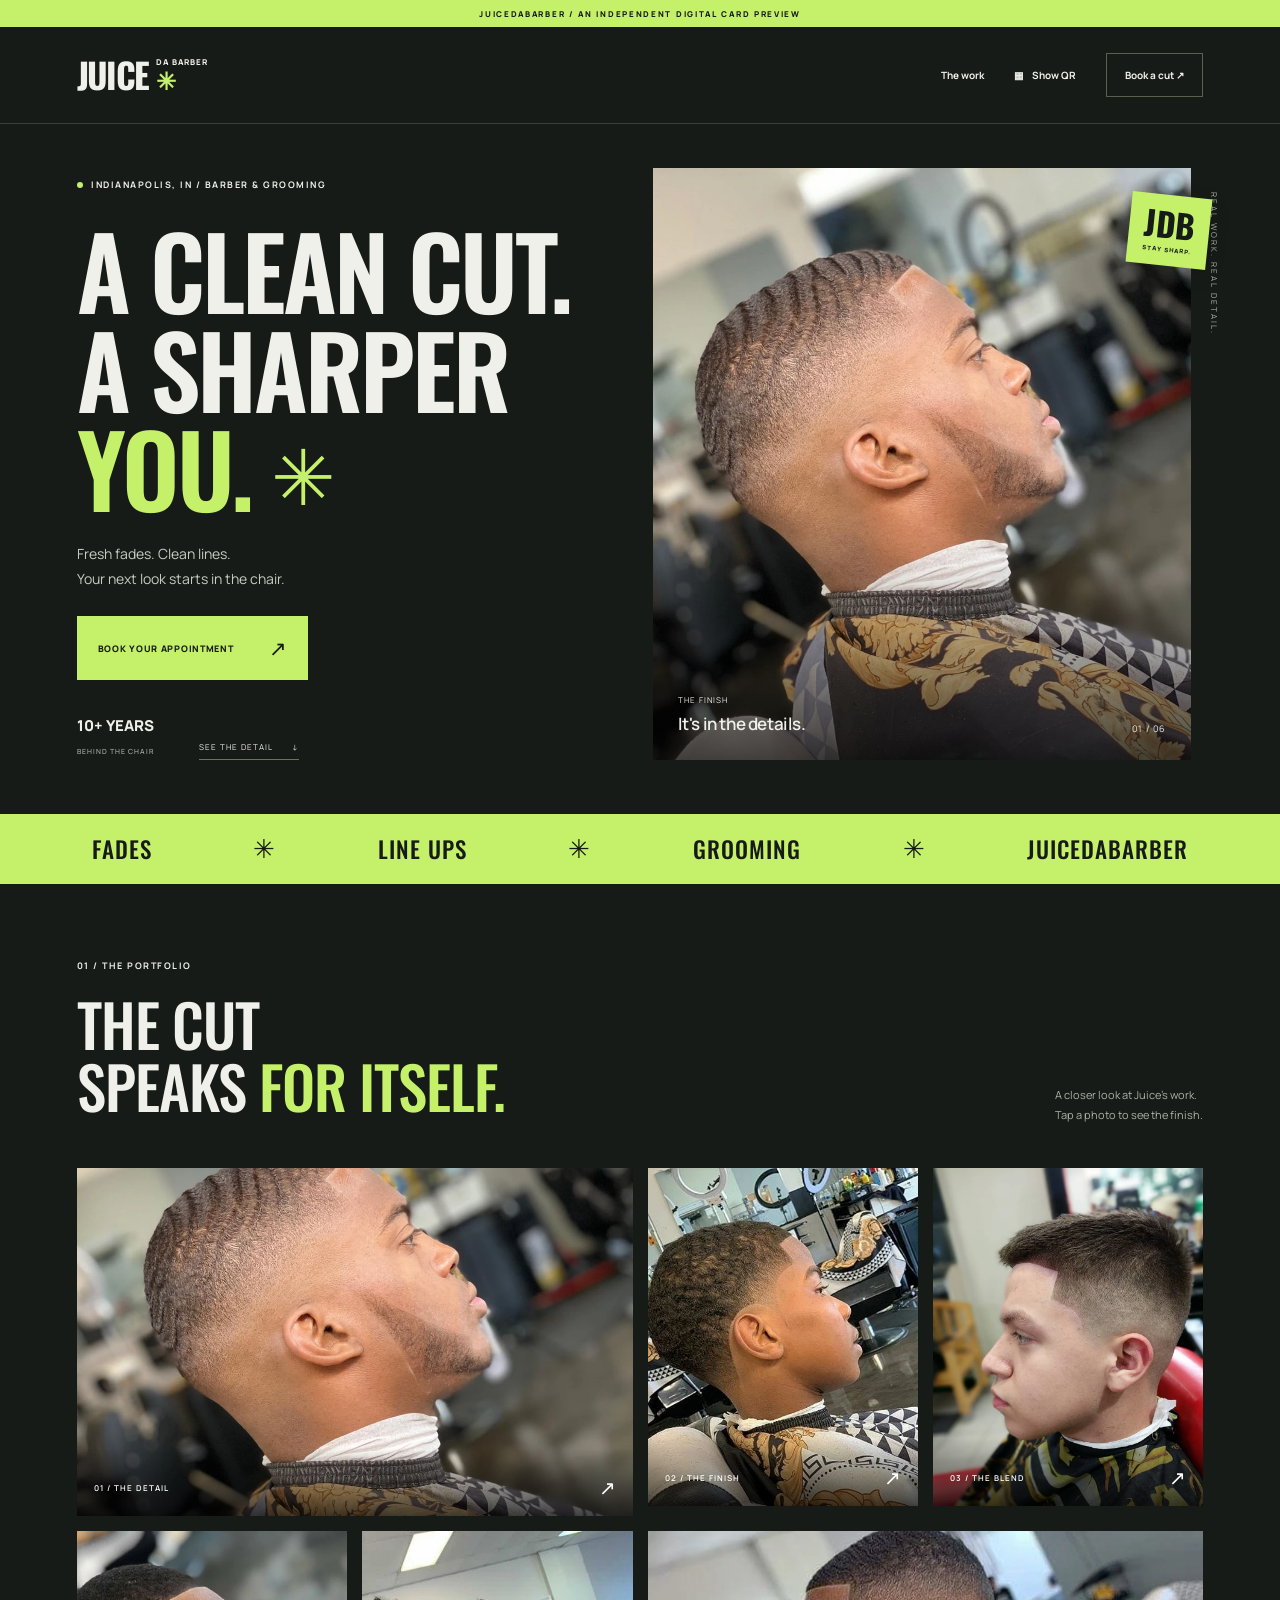
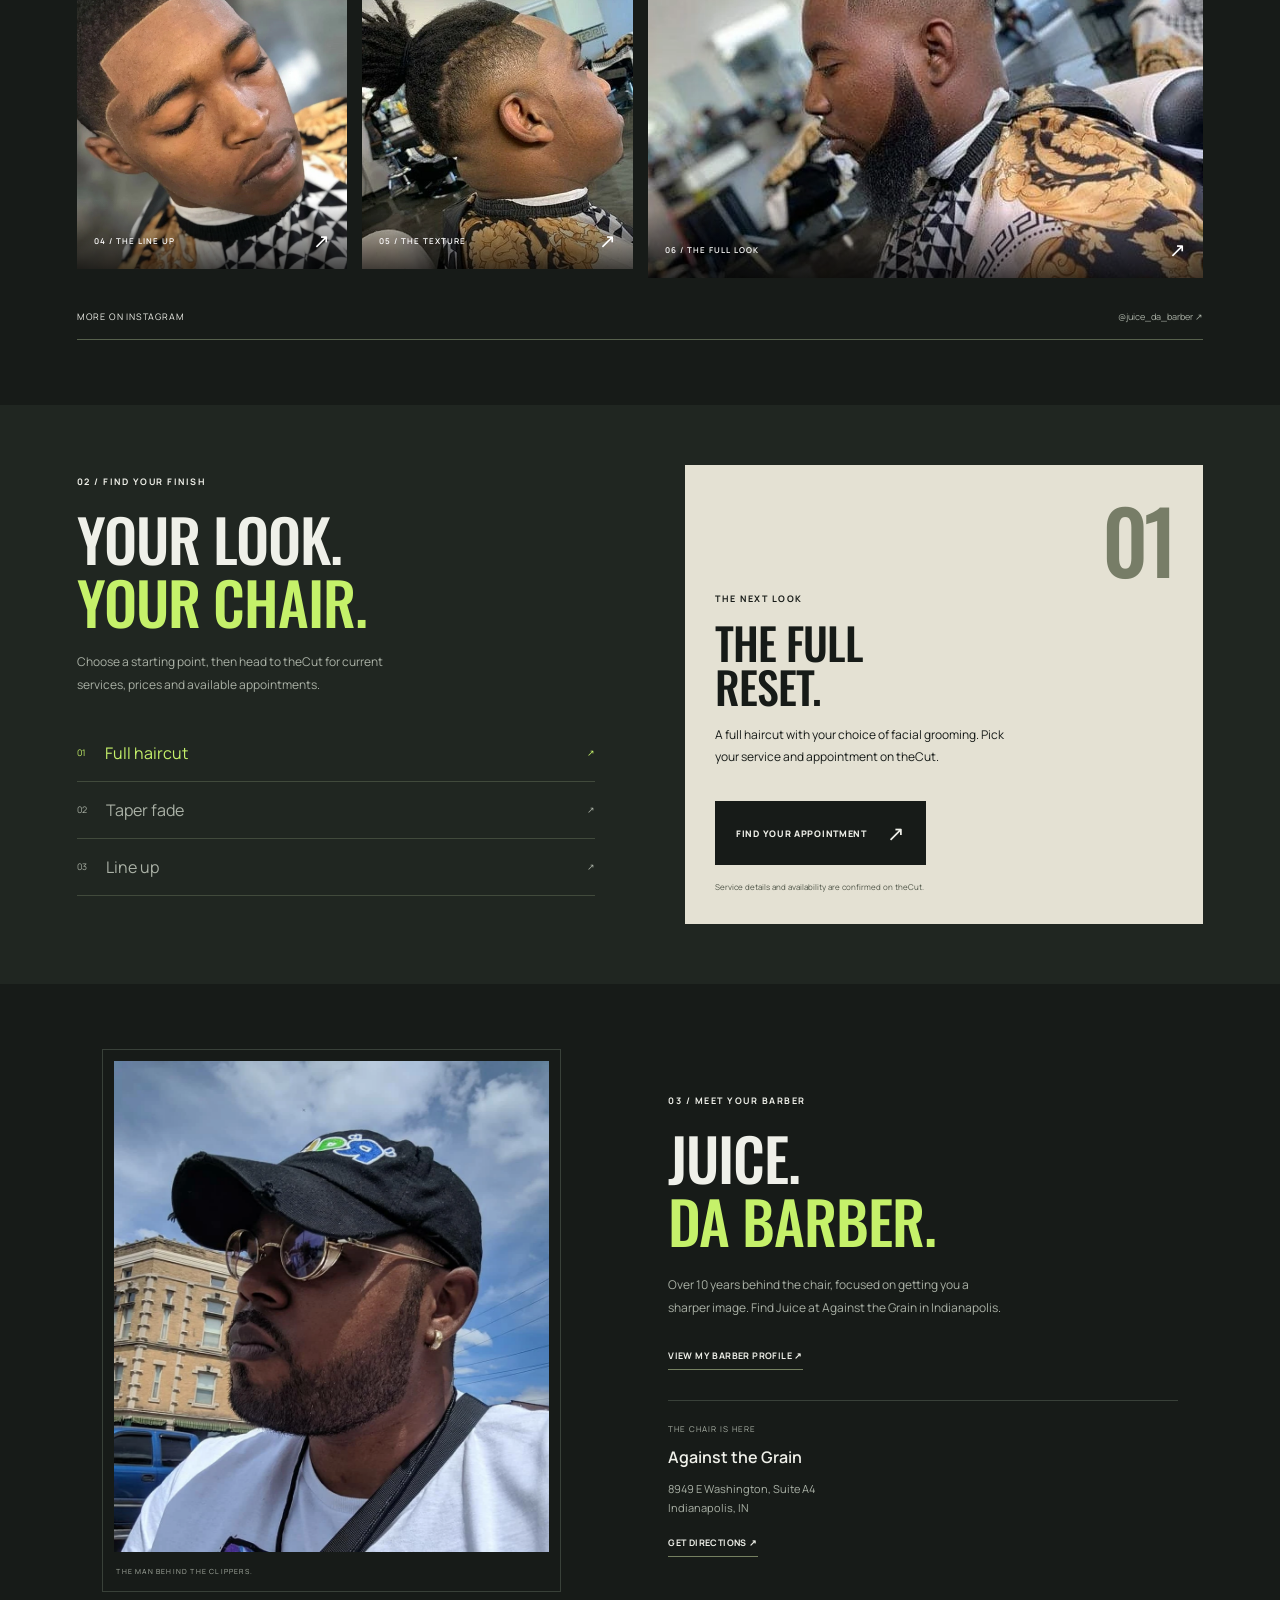
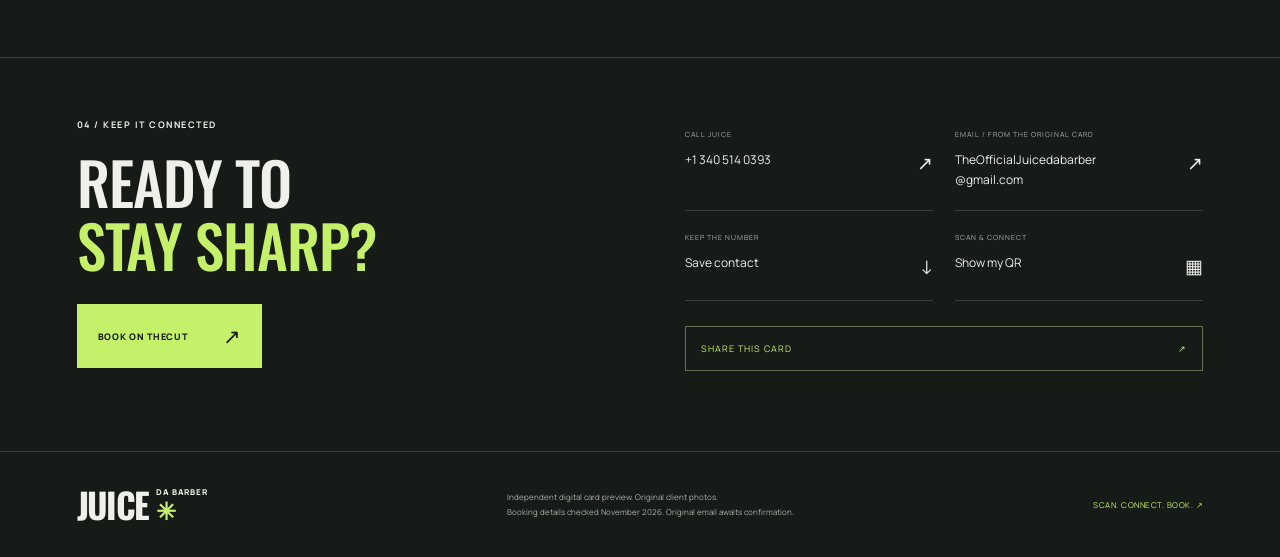
<file: index.html>
<!doctype html><html lang="en"><head><meta charset="utf-8"><meta name="viewport" content="width=device-width,initial-scale=1"><meta name="theme-color" content="#171b18"><meta name="description" content="JuiceDaBarber. Real cuts, sharp detail. Explore the work and book your next appointment in Indianapolis."><title>JuiceDaBarber · A sharper image</title><link rel="stylesheet" href="style.css"><script src="app.js" defer></script></head><body><a class="skip" href="#main">Skip to content</a><div class="preview">JUICEDABARBER / AN INDEPENDENT DIGITAL CARD PREVIEW</div><div class="site"><header><a class="brand" href="index.html" aria-label="JuiceDaBarber home">JUICE<span>DA BARBER<i>✳</i></span></a><nav aria-label="Main navigation"><a href="#work">The work</a><a href="qr.html" class="qr-nav">▦ <span>Show QR</span></a><a class="nav-book" href="https://app.thecut.co/barbers/juicedabarber/book" target="_blank" rel="noopener">Book a cut ↗</a></nav></header>
<main id="main"><section class="hero"><div class="hero-copy"><p class="eyebrow"><span class="dot"></span> INDIANAPOLIS, IN / BARBER & GROOMING</p><h1>A CLEAN CUT.<br>A SHARPER<br><em>YOU.</em><span class="spark" aria-hidden="true">✳</span></h1><p class="intro">Fresh fades. Clean lines.<br>Your next look starts in the chair.</p><a class="button lime" href="https://app.thecut.co/barbers/juicedabarber/book" target="_blank" rel="noopener">BOOK YOUR APPOINTMENT <span>↗</span></a><div class="hero-details"><span>10+ YEARS<br><small>BEHIND THE CHAIR</small></span><a href="#work">SEE THE DETAIL <span>↓</span></a></div></div><div class="hero-visual"><img class="hero-image" src="cut-1.webp" width="1080" height="1080" alt="Close-up of a haircut by JuiceDaBarber, showing a clean fade and beard detail"><div class="vertical-tag">REAL WORK. REAL DETAIL.</div><div class="image-caption"><span>THE FINISH<br><strong>It's in the details.</strong></span><span class="photo-count">01 / 06</span></div><div class="cut-stamp" aria-hidden="true">JDB<br><span>STAY SHARP.</span></div></div></section>
<div class="ribbon" aria-hidden="true"><span>FADES</span><i>✳</i><span>LINE UPS</span><i>✳</i><span>GROOMING</span><i>✳</i><span>JUICEDABARBER</span></div>
<section id="work" class="work"><div class="section-title"><div><p class="eyebrow">01 / THE PORTFOLIO</p><h2>THE CUT<br>SPEAKS <em>FOR ITSELF.</em></h2></div><p>A closer look at Juice's work.<br>Tap a photo to see the finish.</p></div><div class="gallery"><button class="photo photo-wide" data-photo="0" aria-label="View haircut 1, fade and beard"><img src="cut-1.webp" width="1080" height="1080" loading="lazy" alt="Side view of a fade with sculpted beard"><span><small>01 / THE DETAIL</small><b>↗</b></span></button><button class="photo" data-photo="1" aria-label="View haircut 2, textured cut"><img src="cut-2.webp" width="1080" height="1080" loading="lazy" alt="Textured haircut with clean edge detail"><span><small>02 / THE FINISH</small><b>↗</b></span></button><button class="photo" data-photo="2" aria-label="View haircut 3, short fade"><img src="cut-3.webp" width="1080" height="1080" loading="lazy" alt="Short haircut with a smooth fade"><span><small>03 / THE BLEND</small><b>↗</b></span></button><button class="photo" data-photo="3" aria-label="View haircut 4, sharp line up"><img src="cut-4.webp" width="1080" height="1080" loading="lazy" alt="Close-up of a precise hairline"><span><small>04 / THE LINE UP</small><b>↗</b></span></button><button class="photo" data-photo="4" aria-label="View haircut 5, texture and taper"><img src="cut-5.webp" width="1080" height="1080" loading="lazy" alt="Textured style with tapered sides"><span><small>05 / THE TEXTURE</small><b>↗</b></span></button><button class="photo photo-wide" data-photo="5" aria-label="View haircut 6, cut and beard"><img src="cut-6.webp" width="1080" height="1080" loading="lazy" alt="Haircut and beard grooming with sharp edges"><span><small>06 / THE FULL LOOK</small><b>↗</b></span></button></div><a class="under-link" href="https://www.instagram.com/juice_da_barber/" target="_blank" rel="noopener">MORE ON INSTAGRAM <span>@juice_da_barber ↗</span></a></section>
<section class="chair" id="services"><div class="chair-intro"><p class="eyebrow">02 / FIND YOUR FINISH</p><h2>YOUR LOOK.<br><em>YOUR CHAIR.</em></h2><p>Choose a starting point, then head to theCut for current services, prices and available appointments.</p><div class="service-tabs" role="tablist" aria-label="Explore haircut services"><button role="tab" id="tab-cut" aria-selected="true" aria-controls="service-panel" data-service="0">01 <span>Full haircut</span> ↗</button><button role="tab" id="tab-taper" aria-selected="false" aria-controls="service-panel" data-service="1" tabindex="-1">02 <span>Taper fade</span> ↗</button><button role="tab" id="tab-line" aria-selected="false" aria-controls="service-panel" data-service="2" tabindex="-1">03 <span>Line up</span> ↗</button></div></div><div class="service-card" id="service-panel" role="tabpanel" aria-labelledby="tab-cut"><span class="service-number" id="service-number" aria-hidden="true">01</span><div><p class="eyebrow">THE NEXT LOOK</p><h3 id="service-title">THE FULL<br>RESET.</h3><p id="service-copy">A full haircut with your choice of facial grooming. Pick your service and appointment on theCut.</p><a class="button dark" href="https://app.thecut.co/barbers/juicedabarber/book" target="_blank" rel="noopener">FIND YOUR APPOINTMENT <span>↗</span></a><small>Service details and availability are confirmed on theCut.</small></div></div></section>
<section class="meet"><div class="barber-photo"><img src="portrait.webp" width="1080" height="1080" loading="lazy" alt="Juice, the barber behind JuiceDaBarber"><span>THE MAN BEHIND THE CLIPPERS.</span></div><div class="meet-copy"><p class="eyebrow">03 / MEET YOUR BARBER</p><h2>JUICE.<br><em>DA BARBER.</em></h2><p>Over 10 years behind the chair, focused on getting you a sharper image. Find Juice at Against the Grain in Indianapolis.</p><a class="text-link" href="https://app.thecut.co/barbers/juicedabarber" target="_blank" rel="noopener">VIEW MY BARBER PROFILE ↗</a><div class="location"><small>THE CHAIR IS HERE</small><strong>Against the Grain</strong><p>8949 E Washington, Suite A4<br>Indianapolis, IN</p><a class="text-link" href="https://www.google.com/maps/search/?api=1&query=Against+the+Grain+8949+E+Washington+Suite+A4+Indianapolis+IN" target="_blank" rel="noopener">GET DIRECTIONS ↗</a></div></div></section>
<section class="contact"><div><p class="eyebrow">04 / KEEP IT CONNECTED</p><h2>READY TO<br><em>STAY SHARP?</em></h2><a class="button lime" href="https://app.thecut.co/barbers/juicedabarber/book" target="_blank" rel="noopener">BOOK ON THECUT <span>↗</span></a></div><div class="contact-grid"><a href="tel:+13405140393"><small>CALL JUICE</small><span>+1 340 514 0393</span><b>↗</b></a><a href="mailto:TheOfficialJuicedabarber@gmail.com"><small>EMAIL / FROM THE ORIGINAL CARD</small><span>TheOfficialJuicedabarber<br>@gmail.com</span><b>↗</b></a><a href="contact.vcf" download><small>KEEP THE NUMBER</small><span>Save contact</span><b>↓</b></a><a href="qr.html"><small>SCAN & CONNECT</small><span>Show my QR</span><b>▦</b></a><button type="button" id="share">SHARE THIS CARD <span>↗</span></button><p id="share-status" role="status"></p></div></section></main><footer><a class="brand" href="index.html">JUICE<span>DA BARBER<i>✳</i></span></a><p>Independent digital card preview. Original client photos.<br>Booking details checked November 2026. Original email awaits confirmation.</p><a href="qr.html">SCAN. CONNECT. BOOK. ↗</a></footer><a class="mobile-book" href="https://app.thecut.co/barbers/juicedabarber/book" target="_blank" rel="noopener">YOUR NEXT CUT <span>BOOK NOW ↗</span></a></div>
<dialog id="gallery-dialog" aria-label="Haircut portfolio viewer"><div class="viewer-top"><span id="viewer-count">01 / 06</span><button id="viewer-close" aria-label="Close photo viewer">CLOSE ×</button></div><img id="viewer-image" src="cut-1.webp" alt="Side view of a fade with sculpted beard"><div class="viewer-bottom"><button id="viewer-prev" aria-label="Previous photo">← PREVIOUS</button><span>JUICEDABARBER / THE WORK</span><button id="viewer-next" aria-label="Next photo">NEXT →</button></div></dialog></body></html>
</file>
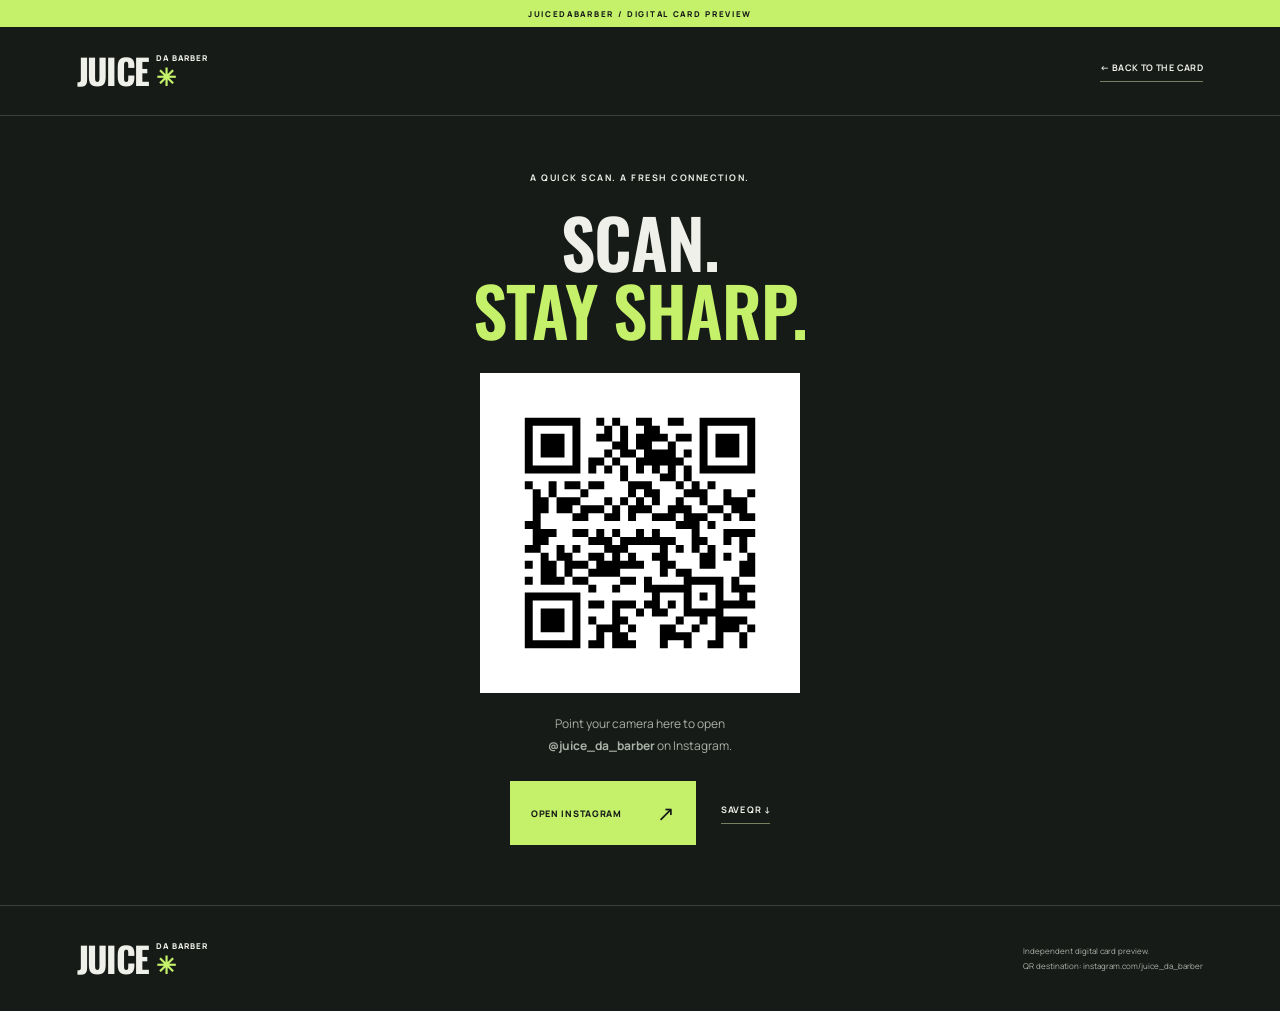
<file: qr.html>
<!doctype html><html lang="en"><head><meta charset="utf-8"><meta name="viewport" content="width=device-width,initial-scale=1"><meta name="theme-color" content="#171b18"><title>JuiceDaBarber · Instagram QR</title><link rel="stylesheet" href="style.css"></head><body><div class="preview">JUICEDABARBER / DIGITAL CARD PREVIEW</div><div class="site qr-site"><header><a class="brand" href="index.html" aria-label="JuiceDaBarber home">JUICE<span>DA BARBER<i>✳</i></span></a><a class="text-link" href="index.html">← BACK TO THE CARD</a></header><main class="qr-main"><p class="eyebrow">A QUICK SCAN. A FRESH CONNECTION.</p><h1>SCAN.<br><em>STAY SHARP.</em></h1><div class="qr-box"><img class="qr-image" src="instagram-qr.svg" width="444" height="444" alt="Scan to open Instagram @juice_da_barber"></div><p>Point your camera here to open<br><strong>@juice_da_barber</strong> on Instagram.</p><div class="qr-actions"><a class="button lime" href="https://www.instagram.com/juice_da_barber/" target="_blank" rel="noopener">OPEN INSTAGRAM <span>↗</span></a><a class="text-link" href="instagram-qr.png" download="JuiceDaBarber-Instagram-QR.png">SAVE QR ↓</a></div></main><footer><a class="brand" href="index.html">JUICE<span>DA BARBER<i>✳</i></span></a><p>Independent digital card preview.<br>QR destination: instagram.com/juice_da_barber</p></footer></div></body></html>
</file>
<file: style.css>
@import url('https://fonts.googleapis.com/css2?family=Manrope:wght@400;500;600;700;800&family=Oswald:wght@500;600;700&display=swap');
:root{--bg:#171b18;--panel:#202621;--ink:#eff0e9;--muted:#aab1a6;--lime:#c5f16a;--line:#394139;--sand:#e4e1d3}*{box-sizing:border-box}html{scroll-behavior:smooth;scroll-padding-top:25px}body{margin:0;background:#101310;color:var(--ink);font-family:Manrope,Arial,sans-serif}a{color:inherit;text-decoration:none}button{font:inherit}a,button{-webkit-tap-highlight-color:transparent}button{cursor:pointer}a:focus-visible,button:focus-visible{outline:3px solid var(--lime);outline-offset:5px}.skip{position:absolute;top:-100px;padding:12px;background:var(--lime);color:var(--bg);z-index:20}.skip:focus{top:0}.preview{background:var(--lime);color:var(--bg);text-align:center;font-size:8px;font-weight:800;letter-spacing:1.7px;padding:8px 15px}.site{max-width:1440px;margin:auto;background:var(--bg)}header{padding:26px 6%;border-bottom:1px solid var(--line);display:flex;align-items:center;justify-content:space-between;gap:20px}.brand{font:700 35px/.9 Oswald,Impact,sans-serif;letter-spacing:-1.7px;display:inline-flex;align-items:center;gap:8px}.brand>span{font:800 8px/1.15 Manrope,Arial,sans-serif;letter-spacing:1px;display:flex;flex-direction:column}.brand i{font-style:normal;color:var(--lime);font-size:24px;line-height:1;margin-top:3px}nav{display:flex;align-items:center;gap:30px;font-size:10px;font-weight:700}nav>a:hover{color:var(--lime)}.qr-nav{display:flex;gap:9px;align-items:center}.qr-nav:first-letter{font-size:20px}.nav-book{border:1px solid #59604f;padding:14px 18px}.hero{display:grid;grid-template-columns:1fr 1.06fr;gap:5%;padding:44px 6% 54px;align-items:center}.eyebrow{font-size:9px;font-weight:700;letter-spacing:1.5px;line-height:1.7}.dot{display:inline-block;width:6px;height:6px;background:var(--lime);border-radius:50%;margin-right:5px}h1{font:600 clamp(66px,7.8vw,112px)/.99 Oswald,Impact,sans-serif;letter-spacing:-3px;margin:28px 0 24px;position:relative}h1 em,h2 em{font-style:normal;color:var(--lime)}.spark{font-size:77px;display:inline-block;color:var(--lime);line-height:.6;margin-left:20px;vertical-align:15%;font-family:Arial,sans-serif;font-weight:400}.intro{font-size:14px;color:#c6cdc0;line-height:1.8;margin-bottom:25px}.button{font-size:9px;font-weight:800;letter-spacing:.7px;display:inline-flex;align-items:center;gap:35px;justify-content:space-between;padding:18px 21px;transition:background .15s}.button span{font-size:21px;font-weight:500}.lime{color:var(--bg);background:var(--lime)}.lime:hover{background:#dcff9c}.dark{background:var(--bg);color:var(--ink)}.dark:hover{background:#374331}.hero-details{display:flex;align-items:end;gap:45px;margin-top:35px}.hero-details>span{font-size:15px;font-weight:800;line-height:1.5}.hero-details small{font-size:7px;letter-spacing:1px;color:var(--muted);font-weight:500}.hero-details a{font-size:8px;letter-spacing:1px;border-bottom:1px solid #69755a;padding-bottom:7px}.hero-details a span{margin-left:16px}.hero-visual{position:relative;align-self:stretch;min-height:520px;margin-right:12px}.hero-image{width:100%;height:100%;position:absolute;inset:0;object-fit:cover;object-position:53% 50%;display:block}.hero-visual:after{content:'';position:absolute;inset:0;background:linear-gradient(transparent 65%,#000b)}.vertical-tag{position:absolute;right:-29px;top:24px;writing-mode:vertical-rl;font-size:8px;letter-spacing:2px;color:var(--muted)}.image-caption{position:absolute;z-index:1;left:25px;right:25px;bottom:25px;display:flex;justify-content:space-between;align-items:end;font-size:8px;letter-spacing:1px}.image-caption strong{font-size:17px;letter-spacing:-.4px;font-weight:600;display:block;margin-top:7px}.photo-count{font-size:9px}.cut-stamp{position:absolute;right:-18px;top:27px;background:var(--lime);color:var(--bg);padding:12px 15px;transform:rotate(6deg);font:700 33px/1 Oswald,Impact,sans-serif;z-index:2;text-align:center;box-shadow:0 5px 20px #0002}.cut-stamp span{display:block;font:800 6px Manrope,Arial,sans-serif;letter-spacing:1px;margin-top:6px}.ribbon{display:flex;align-items:center;justify-content:space-around;background:var(--lime);color:var(--bg);padding:18px 4%;gap:20px;font:500 23px Oswald,Impact,sans-serif;letter-spacing:1px}.ribbon i{font:normal 26px Arial,sans-serif}.work{padding:65px 6%}.section-title{display:flex;align-items:end;justify-content:space-between;gap:30px;margin-bottom:33px}h2{font:500 clamp(42px,4.6vw,65px)/1.07 Oswald,Impact,sans-serif;letter-spacing:-1px;margin:18px 0}.section-title>p{font-size:11px;line-height:1.8;color:var(--muted)}.gallery{display:grid;grid-template-columns:repeat(4,1fr);gap:15px}.photo{padding:0;border:0;position:relative;aspect-ratio:1/1.25;overflow:hidden;background:#2b332b;color:white;text-align:left}.photo-wide{grid-column:span 2;aspect-ratio:1.6/1}.photo img{width:100%;height:100%;object-fit:cover;display:block;transition:transform .3s}.photo:hover img{transform:scale(1.035)}.photo>span{position:absolute;inset:auto 0 0;display:flex;align-items:center;justify-content:space-between;gap:10px;padding:26px 17px 15px;background:linear-gradient(transparent,#000b)}.photo small{font-size:8px;letter-spacing:1px;font-weight:600}.photo b{font-size:20px;font-weight:400}.under-link{display:flex;justify-content:space-between;align-items:center;gap:20px;border-bottom:1px solid #56604c;padding:22px 0 16px;margin-top:10px;font-size:9px;letter-spacing:.8px}.under-link span{color:var(--muted);letter-spacing:0}.chair{background:var(--panel);padding:60px 6%;display:grid;grid-template-columns:1fr 1fr;gap:8%}.chair-intro>p:not(.eyebrow){font-size:12px;line-height:1.9;color:var(--muted);max-width:330px}.service-tabs{margin-top:28px}.service-tabs button{border:0;border-bottom:1px solid #414a3c;background:none;width:100%;color:var(--muted);display:flex;align-items:center;text-align:left;gap:19px;padding:17px 0;font-size:9px}.service-tabs span{font-size:16px;flex:1}.service-tabs [aria-selected=true]{color:var(--lime)}.service-card{background:var(--sand);color:var(--bg);display:flex;flex-direction:column;justify-content:space-between;padding:30px;min-height:410px;position:relative;overflow:hidden}.service-number{font:500 87px/1 Oswald,Impact,sans-serif;letter-spacing:-4px;align-self:end;color:#777d67}.service-card h3{font:500 44px/1 Oswald,Impact,sans-serif;letter-spacing:-1px;margin:15px 0}.service-card>div{position:relative}.service-card p:not(.eyebrow){font-size:12px;line-height:1.8;max-width:310px;min-height:65px}.service-card small{display:block;font-size:8px;line-height:1.7;margin-top:15px;color:#505649}.service-card .button{gap:20px}.meet{display:grid;grid-template-columns:.9fr 1fr;padding:65px 8%;gap:10%;align-items:center}.barber-photo{position:relative;border:1px solid var(--line);padding:11px}.barber-photo img{width:100%;height:auto;display:block;aspect-ratio:1/1.13;object-fit:cover;object-position:50% 50%}.barber-photo>span{font-size:7px;letter-spacing:1.2px;display:block;padding:15px 2px 4px;color:var(--muted)}.meet-copy>p:not(.eyebrow){font-size:12px;line-height:1.9;color:var(--muted);max-width:340px;margin:22px 0}.text-link{font-size:9px;font-weight:700;border-bottom:1px solid #758060;padding-bottom:7px;display:inline-block;letter-spacing:.4px}.location{border-top:1px solid var(--line);margin-top:30px;padding-top:22px}.location small{font-size:8px;letter-spacing:1px;color:var(--muted);display:block}.location strong{font-size:16px;display:block;margin-top:12px;font-weight:600}.location p{font-size:11px;line-height:1.8;color:var(--muted)}.contact{border-top:1px solid var(--line);padding:50px 6% 60px;display:grid;grid-template-columns:1fr 1fr;gap:8%}.contact h2{margin-bottom:28px}.contact-grid{display:grid;grid-template-columns:1fr 1fr;column-gap:22px}.contact-grid>a{border-bottom:1px solid var(--line);padding:21px 0;display:grid;grid-template-columns:1fr auto;gap:9px;align-content:start}.contact-grid small{font-size:7px;letter-spacing:1px;color:var(--muted);line-height:1.8;grid-column:1/3}.contact-grid>a>span{font-size:12px;line-height:1.6;overflow-wrap:anywhere}.contact-grid b{font-size:19px;font-weight:400}.contact-grid>a:hover>span{color:var(--lime)}#share{grid-column:1/3;border:1px solid #657054;padding:15px;background:none;color:var(--lime);font-size:9px;letter-spacing:1px;display:flex;justify-content:space-between;margin-top:25px;align-self:start}#share-status{grid-column:1/3;font-size:10px;color:var(--muted);min-height:10px;margin-bottom:0}footer{border-top:1px solid var(--line);display:flex;align-items:center;justify-content:space-between;gap:25px;padding:30px 6%}footer p{color:var(--muted);font-size:8px;line-height:1.8}footer>a:last-child{font-size:8px;color:var(--lime);letter-spacing:.5px}.mobile-book{display:none}dialog{border:1px solid var(--line);background:#141814;color:var(--ink);width:min(780px,94vw);max-height:95dvh;padding:16px;overflow:auto}dialog::backdrop{background:#000d}dialog>img{display:block;max-width:100%;width:auto;max-height:72dvh;height:auto;margin:auto;object-fit:contain}.viewer-top,.viewer-bottom{display:flex;justify-content:space-between;align-items:center;gap:15px;padding:8px 0 16px;font-size:9px;letter-spacing:1px}.viewer-bottom{padding:16px 0 0}.viewer-top button,.viewer-bottom button{color:var(--lime);background:none;border:1px solid var(--line);padding:10px;font-size:9px}.viewer-bottom>span{font-size:7px;color:var(--muted)}.qr-main{text-align:center;padding:45px 20px 60px;min-height:70vh}.qr-main h1{font-size:68px;letter-spacing:-1px;margin:23px 0}.qr-main>p:not(.eyebrow){font-size:12px;color:var(--muted);line-height:1.8}.qr-box{background:#fff;padding:12px;border:1px solid #fff;width:min(320px,100%);margin:30px auto 20px;flex-shrink:0}.qr-image{display:block;width:100%;max-width:100%;height:auto!important;aspect-ratio:1/1;object-fit:contain;flex-shrink:0;background:white}.qr-actions{display:flex;align-items:center;justify-content:center;gap:25px;margin-top:25px}
@media(max-width:1000px){h1{font-size:85px}.spark{font-size:60px;margin-left:15px}.hero-visual{min-height:500px}.contact-grid{column-gap:15px}.contact-grid>a>span{font-size:11px}.hero-details{gap:30px}.chair{gap:5%}.service-card{padding:25px}.service-card .button{font-size:8px;padding:16px}.gallery{gap:10px}}
@media(max-width:700px){header{padding:22px 6%}.brand{font-size:30px}nav{gap:16px;font-size:9px}nav>a:first-child{display:none}.nav-book{padding:12px}.qr-nav span{display:none}.qr-nav{font-size:21px}.hero{display:flex;flex-direction:column;padding:28px 6% 35px;gap:35px;align-items:stretch}.eyebrow{font-size:8px}.hero h1{font-size:clamp(64px,15.2vw,103px);letter-spacing:-2px;margin:25px 0}.spark{font-size:58px;margin-left:19px}.intro{font-size:13px;margin-bottom:24px}.hero-details{justify-content:space-between;max-width:310px;margin-top:25px}.hero-visual{min-height:0;aspect-ratio:1/1.08;margin:0 10px 0 0}.vertical-tag{right:-24px;top:10px;font-size:7px}.image-caption{left:18px;right:18px;bottom:18px}.image-caption strong{font-size:15px}.cut-stamp{right:-12px;top:19px;font-size:27px;padding:10px 12px}.ribbon{justify-content:space-between;padding:15px 6%;gap:15px;font-size:18px}.ribbon span:last-child,.ribbon i:last-of-type{display:none}.ribbon i{font-size:20px}.work{padding:40px 6%}.section-title{flex-direction:column;align-items:start;gap:0;margin-bottom:25px}h2{font-size:43px}.section-title>p{font-size:11px}.gallery{grid-template-columns:1fr 1fr;gap:10px}.photo{aspect-ratio:1/1.25}.photo-wide{grid-column:span 2;aspect-ratio:1.35/1}.photo small{font-size:7px;letter-spacing:.4px}.photo>span{padding:20px 11px 10px}.photo b{font-size:17px}.under-link{font-size:8px;gap:10px;letter-spacing:.3px}.chair{grid-template-columns:1fr;gap:27px;padding:40px 6%}.chair-intro>p:not(.eyebrow){max-width:100%}.service-tabs{margin-top:20px}.service-card{min-height:365px;padding:24px}.service-number{font-size:73px}.service-card h3{font-size:42px}.service-card p:not(.eyebrow){min-height:0;margin-bottom:24px}.service-card .button{font-size:9px;gap:30px}.meet{grid-template-columns:1fr;padding:40px 6%;gap:30px}.barber-photo{max-width:370px;width:92%}.barber-photo img{aspect-ratio:1/1}.meet-copy>p:not(.eyebrow){max-width:100%}.contact{grid-template-columns:1fr;gap:23px;padding:35px 6% 40px}.contact-grid>a>span{font-size:12px}.contact-grid small{font-size:7px}footer{align-items:start;flex-wrap:wrap;padding:27px 6% 95px;gap:20px}footer p{order:3;width:100%;margin:0;font-size:8px}.mobile-book{position:fixed;z-index:5;bottom:12px;left:16px;right:16px;display:flex;align-items:center;justify-content:space-between;padding:17px 18px;background:var(--lime);color:var(--bg);font-size:8px;font-weight:700;letter-spacing:1px;box-shadow:0 6px 30px #0005;border:1px solid #d1ff7f}.mobile-book span{font-size:11px;font-weight:800}.viewer-bottom>span{display:none}dialog{padding:12px}.qr-main{padding-top:35px}.qr-main h1{font-size:58px}.qr-box{max-width:280px}.qr-actions{gap:22px;flex-wrap:wrap}.qr-site footer{padding-bottom:30px}.preview{font-size:7px;letter-spacing:1px}}@media(prefers-reduced-motion:reduce){html{scroll-behavior:auto}*{transition:none!important}}
</file>
